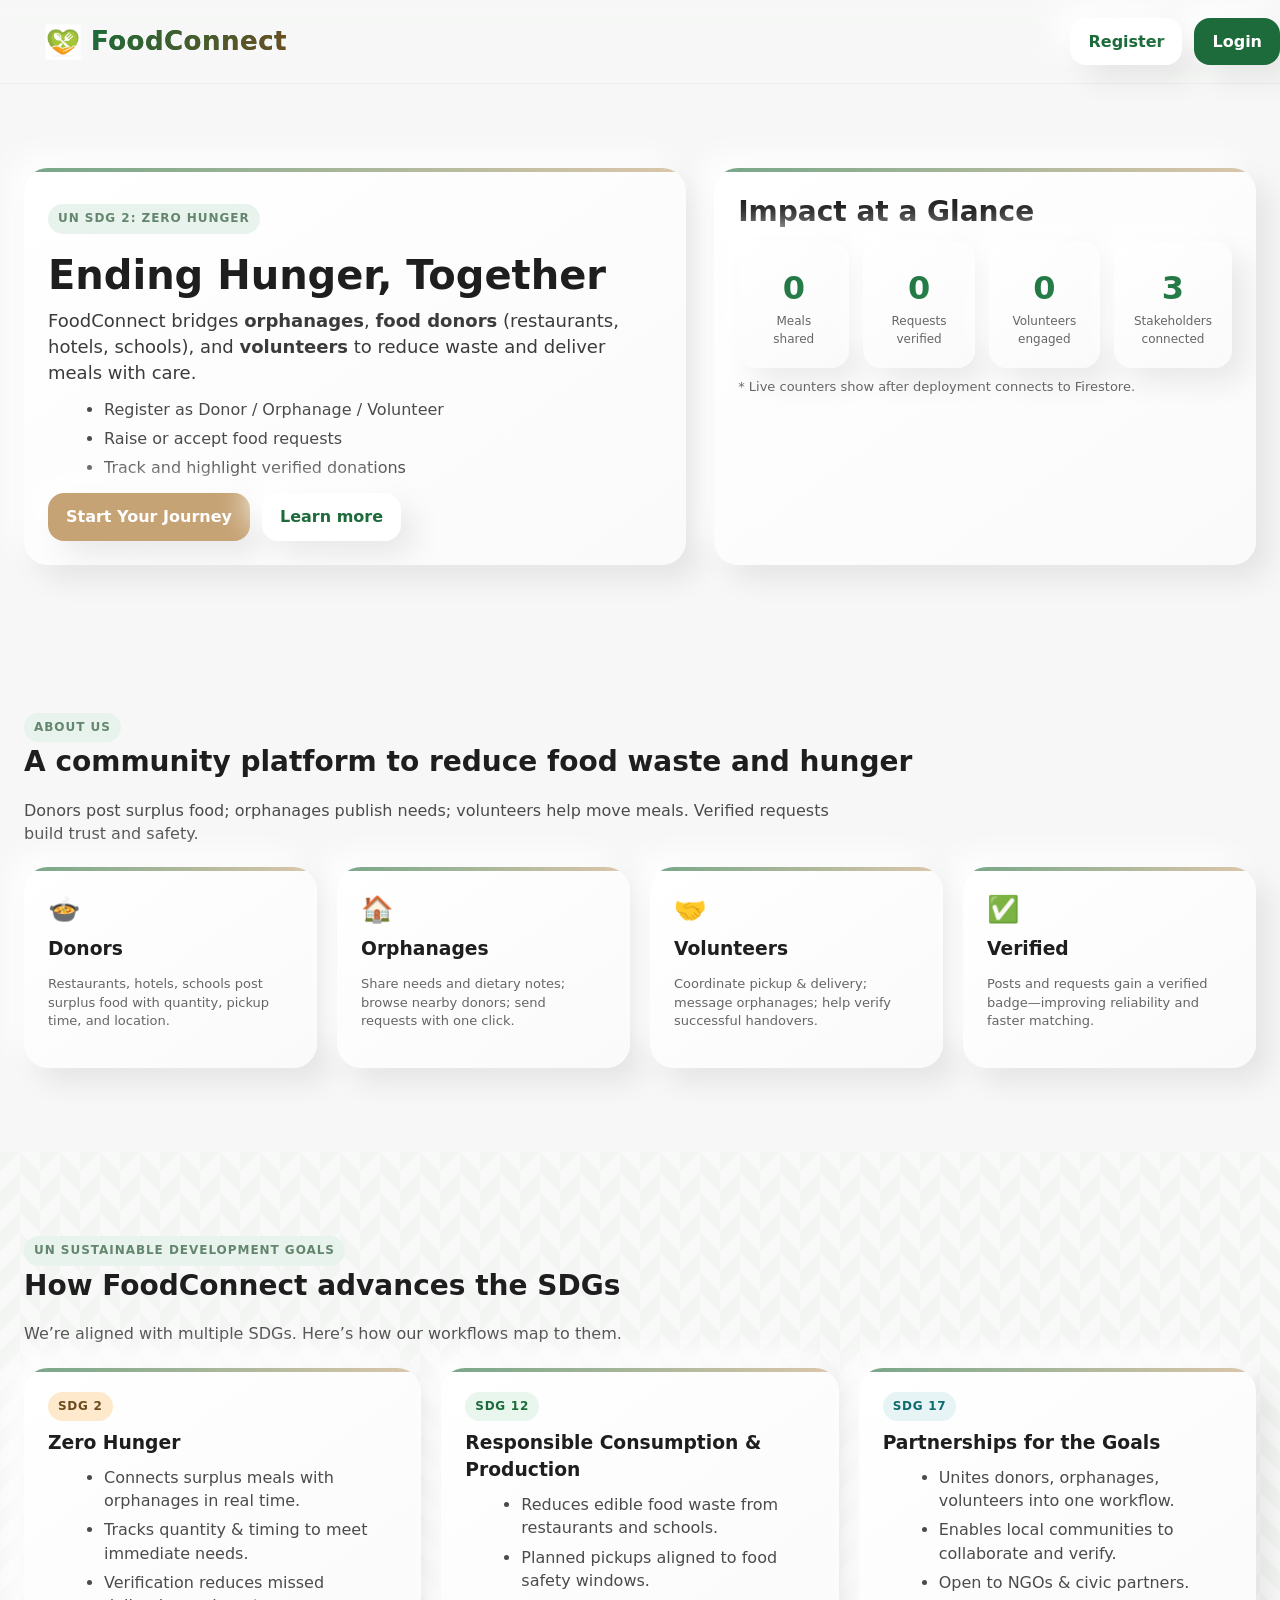
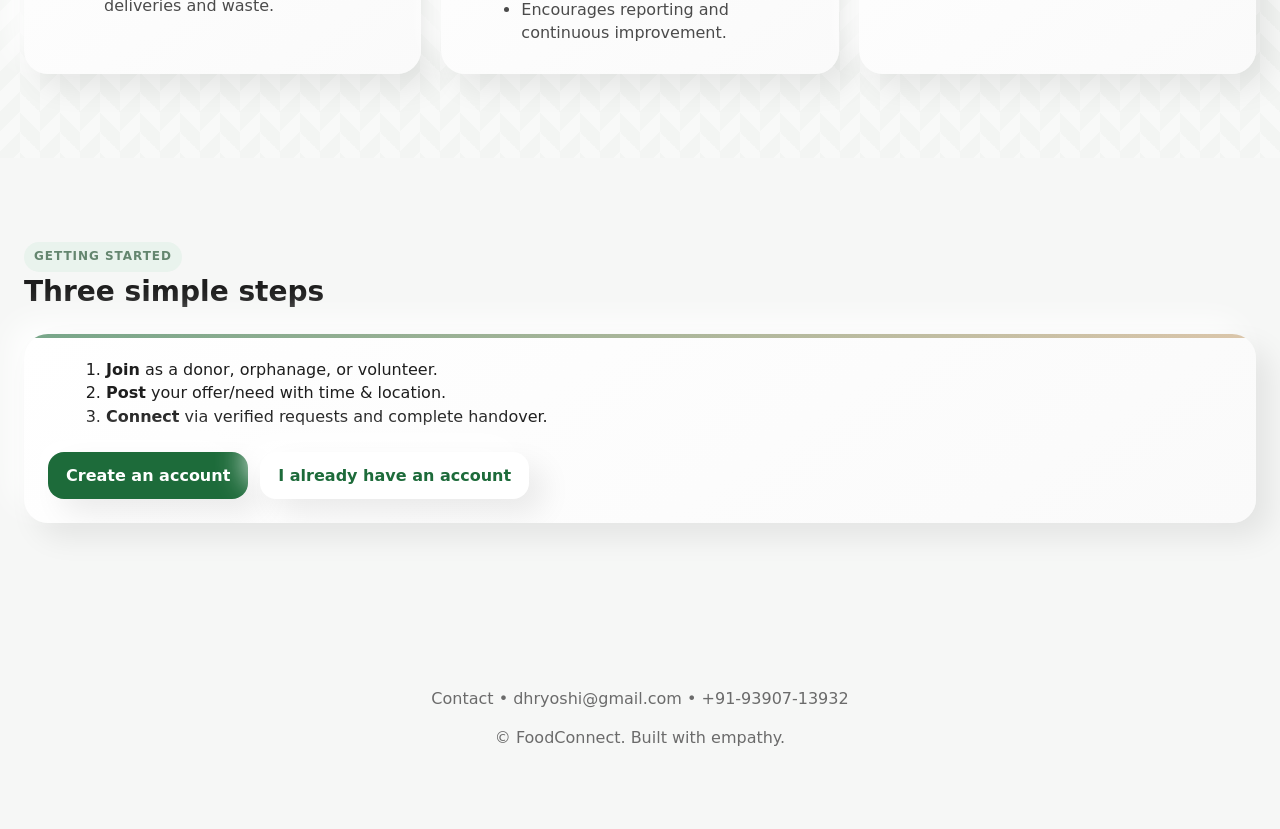
<file: index.html>
<!doctype html>
<html lang="en">

<head>
  <meta charset="utf-8">
  <title>FoodConnect</title>
  <meta name="viewport" content="width=device-width,initial-scale=1">
  <meta http-equiv="refresh" content="0; url=about.html">
  <link rel="icon" href="/foodconnect-logo.png">
</head>

<body></body>

</html>
</file>
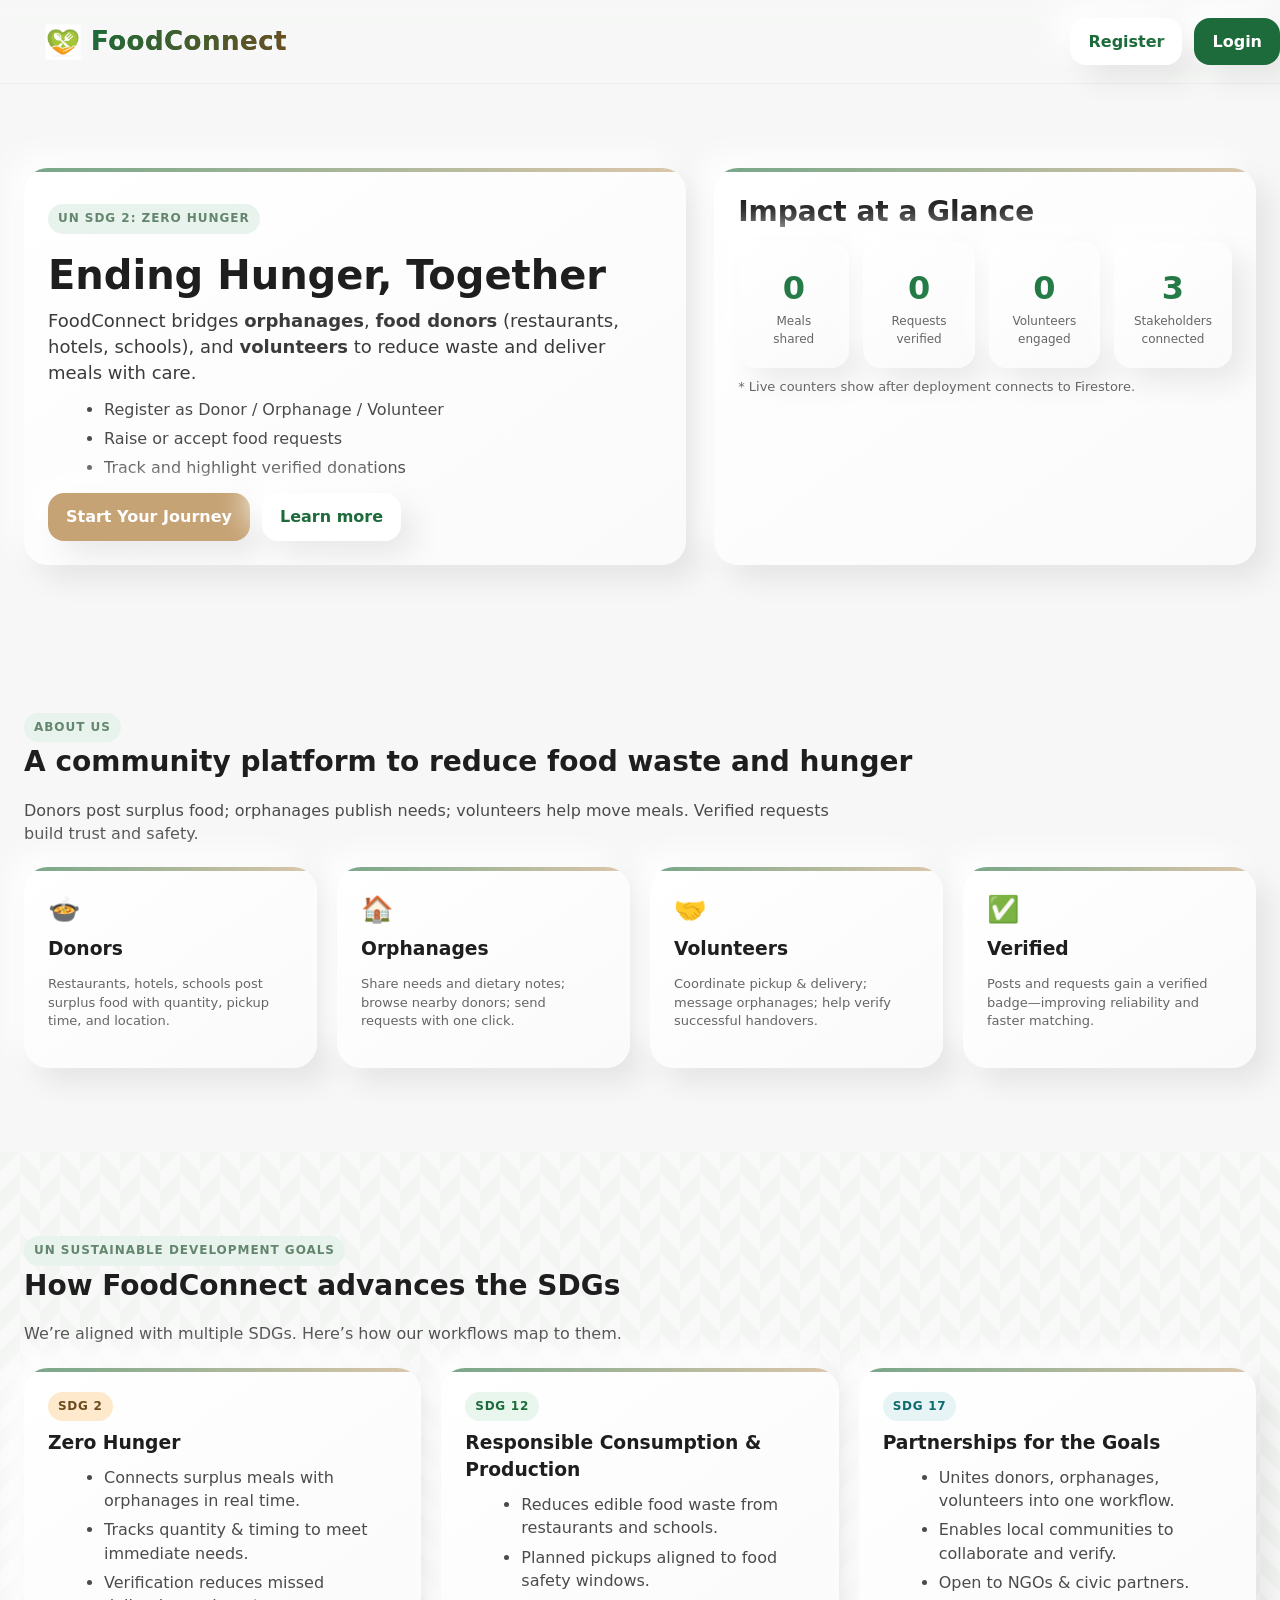
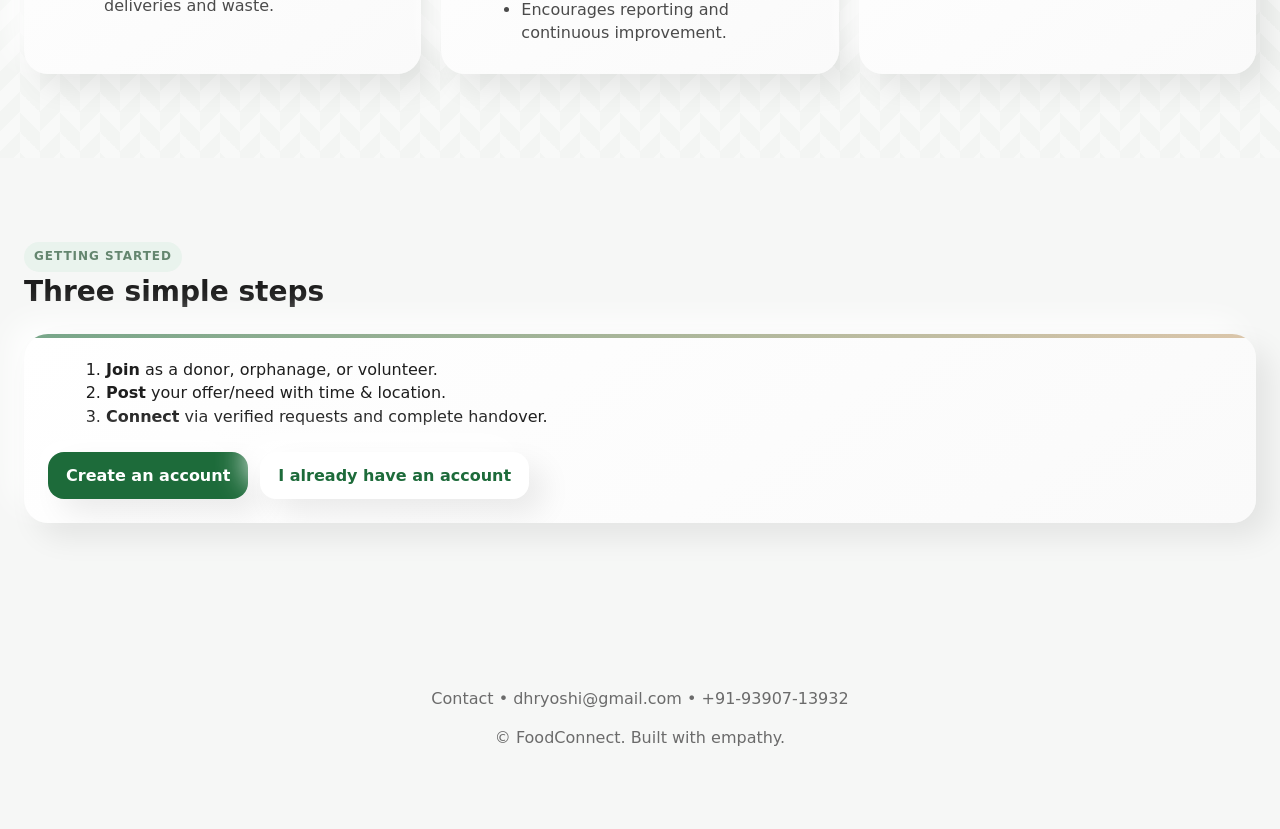
<file: about.html>
<!doctype html>
<html lang="en">

<head>
  <meta charset="utf-8">
  <title>FoodConnect • About</title>
  <meta name="viewport" content="width=device-width,initial-scale=1">
  <link rel="stylesheet" href="styles.css">
  <link rel="icon" href="/foodconnect-logo.png">
</head>

<body>
  <!-- Header -->
  <header class="site-header">
    <div class="container wide header-inner">
      <div class="logo" style="gap:10px;">
        <img src="foodconnect-logo.png" alt="FoodConnect logo" style="height:36px;vertical-align:middle;">
        <span style="font-size:26px; background: linear-gradient(120deg, #1d6b3a, #704c21); -webkit-background-clip: text; color: transparent; font-weight: 800; letter-spacing: 0.5px;">FoodConnect</span>
      </div>
      <nav class="nav">
        <a class="btn ghost" href="register.html">Register</a>
        <a class="btn primary" href="login.html">Login</a>
      </nav>
    </div>
  </header>

  <!-- Hero -->
  <section class="hero">
    <div class="container wide hero-grid">
      <div class="hero-copy card">
        <p class="eyebrow">UN SDG 2: Zero Hunger</p>
        <h1>Ending Hunger, Together</h1>
        <p class="lead">
          FoodConnect bridges <b>orphanages</b>, <b>food donors</b> (restaurants, hotels, schools),
          and <b>volunteers</b> to reduce waste and deliver meals with care.
        </p>
        <ul class="bullets">
          <li>Register as Donor / Orphanage / Volunteer</li>
          <li>Raise or accept food requests</li>
          <li>Track and highlight verified donations</li>
        </ul>
        <div class="cta-row">
          <a class="btn brown" href="register.html">Start Your Journey</a>
          <a class="btn" href="#about">Learn more</a>
        </div>
      </div>

      <div class="hero-stats card">
        <h2 class="h2">Impact at a Glance</h2>
        <div class="kpis kpis-4">
          <div class="kpi">
            <h3>0</h3>
            <p>Meals shared</p>
          </div>
          <div class="kpi">
            <h3>0</h3>
            <p>Requests verified</p>
          </div>
          <div class="kpi">
            <h3>0</h3>
            <p>Volunteers engaged</p>
          </div>
          <div class="kpi">
            <h3>3</h3>
            <p>Stakeholders connected</p>
          </div>
        </div>
        <p class="helper" style="margin-top:10px">* Live counters show after deployment connects to Firestore.</p>
      </div>
    </div>
  </section>

  <!-- About -->
  <section id="about" class="section">
    <div class="container wide">
      <div class="section-head">
        <span class="eyebrow">About us</span>
        <h2 class="h2">A community platform to reduce food waste and hunger</h2>
        <p class="subhead">Donors post surplus food; orphanages publish needs; volunteers help move meals. Verified
          requests build trust and safety.</p>
      </div>

      <div class="features-grid">
        <div class="feature card">
          <div class="feature-icon">🍲</div>
          <h3>Donors</h3>
          <p class="helper">Restaurants, hotels, schools post surplus food with quantity, pickup time, and location.</p>
        </div>
        <div class="feature card">
          <div class="feature-icon">🏠</div>
          <h3>Orphanages</h3>
          <p class="helper">Share needs and dietary notes; browse nearby donors; send requests with one click.</p>
        </div>
        <div class="feature card">
          <div class="feature-icon">🤝</div>
          <h3>Volunteers</h3>
          <p class="helper">Coordinate pickup & delivery; message orphanages; help verify successful handovers.</p>
        </div>
        <div class="feature card">
          <div class="feature-icon">✅</div>
          <h3>Verified</h3>
          <p class="helper">Posts and requests gain a verified badge—improving reliability and faster matching.</p>
        </div>
      </div>
    </div>
  </section>

  <!-- SDGs -->
  <section class="section alt">
    <div class="container wide">
      <div class="section-head">
        <span class="eyebrow">UN Sustainable Development Goals</span>
        <h2 class="h2">How FoodConnect advances the SDGs</h2>
        <p class="subhead">We’re aligned with multiple SDGs. Here’s how our workflows map to them.</p>
      </div>

      <div class="sdg-grid">
        <article class="sdg card">
          <div class="sdg-badge">SDG 2</div>
          <h3>Zero Hunger</h3>
          <ul class="sdg-points">
            <li>Connects surplus meals with orphanages in real time.</li>
            <li>Tracks quantity & timing to meet immediate needs.</li>
            <li>Verification reduces missed deliveries and waste.</li>
          </ul>
        </article>

        <article class="sdg card">
          <div class="sdg-badge green">SDG 12</div>
          <h3>Responsible Consumption & Production</h3>
          <ul class="sdg-points">
            <li>Reduces edible food waste from restaurants and schools.</li>
            <li>Planned pickups aligned to food safety windows.</li>
            <li>Encourages reporting and continuous improvement.</li>
          </ul>
        </article>

        <article class="sdg card">
          <div class="sdg-badge teal">SDG 17</div>
          <h3>Partnerships for the Goals</h3>
          <ul class="sdg-points">
            <li>Unites donors, orphanages, volunteers into one workflow.</li>
            <li>Enables local communities to collaborate and verify.</li>
            <li>Open to NGOs & civic partners.</li>
          </ul>
        </article>
      </div>
    </div>
  </section>

  <!-- Steps -->
  <section class="section">
    <div class="container wide">
      <div class="section-head">
        <span class="eyebrow">Getting started</span>
        <h2 class="h2">Three simple steps</h2>
      </div>
      <div class="steps card">
        <ol class="steps-list">
          <li><b>Join</b> as a donor, orphanage, or volunteer.</li>
          <li><b>Post</b> your offer/need with time & location.</li>
          <li><b>Connect</b> via verified requests and complete handover.</li>
        </ol>
        <div class="cta-row">
          <a class="btn primary" href="register.html">Create an account</a>
          <a class="btn ghost" href="login.html">I already have an account</a>
        </div>
      </div>
    </div>
  </section>

  <footer class="footer">
    <div class="container wide">
      <p>Contact • dhryoshi@gmail.com • +91-93907-13932</p>
      <p>© FoodConnect. Built with empathy.</p>
    </div>
  </footer>
</body>

</html>
</file>
<file: styles.css>
:root {
  --bg: #f6f7f6;
  --card: #ffffff;
  --green: #1d6b3a;
  --green-2: #2c8a53;
  --brown: #c6a375;
  --text: #1e1e1e;
  --muted: #6e6e6e;
  --radius: 24px;
  --shadow: 14px 14px 30px rgba(0, 0, 0, 0.08), -14px -14px 30px rgba(255, 255, 255, 0.9);
  --inset: inset 10px 10px 18px rgba(0, 0, 0, 0.06), inset -10px -10px 18px rgba(255, 255, 255, 0.9);
}

* {
  box-sizing: border-box
}

html,
body {
  margin: 0;
  padding: 0;
  background: var(--bg);
  color: var(--text);
  font-family: Inter, system-ui, Segoe UI, Roboto, Helvetica, Arial, sans-serif;
  line-height: 1.45
}

a {
  color: var(--green);
  text-decoration: none
}

img {
  max-width: 100%
}

.container {
  max-width: 1200px;
  margin: 0 auto;
  padding: 24px
}

.container.wide {
  max-width: 1280px
}

.header {
  display: flex;
  align-items: center;
  justify-content: space-between;
  margin-bottom: 16px
}

.site-header {
  position: sticky;
  top: 0;
  z-index: 10;
  background: linear-gradient(180deg, rgba(246, 247, 246, 0.95), rgba(246, 247, 246, 0.75));
  backdrop-filter: saturate(1.1) blur(6px);
  border-bottom: 1px solid #eee
}

.header-inner {
  display: flex;
  align-items: center;
  justify-content: space-between;
  padding: 18px 0
}

.logo {
  font-weight: 800;
  font-size: 22px;
  background: linear-gradient(120deg, var(--green), var(--green-2));
  -webkit-background-clip: text;
  background-clip: text;
  color: transparent
}

.nav {
  display: flex;
  gap: 12px;
  align-items: center
}

.btn {
  appearance: none;
  border: 0;
  outline: 0;
  cursor: pointer;
  padding: 12px 18px;
  border-radius: 16px;
  background: var(--card);
  box-shadow: var(--shadow);
  color: var(--green);
  font-weight: 700;
  transition: transform .05s ease, box-shadow .2s ease
}

.btn:active {
  transform: translateY(1px)
}

.btn.primary {
  background: var(--green);
  color: #fff
}

.btn.brown {
  background: var(--brown);
  color: #fff
}

.btn.ghost {
  background: var(--card);
  color: var(--green)
}

.btn.small {
  padding: 8px 12px;
  border-radius: 12px;
  font-weight: 600
}

.input,
select,
textarea {
  width: 100%;
  padding: 12px 14px;
  border-radius: 16px;
  border: 0;
  background: var(--card);
  box-shadow: var(--inset);
  font-size: 14px;
  color: var(--text)
}

.input::placeholder,
textarea::placeholder {
  color: #9b9b9b
}

label {
  font-size: 13px;
  color: var(--muted);
  display: block;
  margin: 8px 4px
}

.card {
  background: var(--card);
  border-radius: var(--radius);
  box-shadow: var(--shadow);
  padding: 24px
}

.helper {
  font-size: 13px;
  color: #666
}

.badge {
  display: inline-flex;
  gap: 8px;
  align-items: center;
  padding: 6px 10px;
  border-radius: 999px;
  background: #eef6f0;
  color: var(--green);
  font-weight: 700;
  font-size: 12px
}

.badge.gray {
  background: #ececec;
  color: #666
}

.tag {
  display: inline-block;
  padding: 6px 10px;
  border-radius: 999px;
  background: #f0ebe5;
  color: #704c21;
  font-weight: 600;
  font-size: 12px
}

hr.sep {
  border: 0;
  border-top: 1px solid #eee;
  margin: 12px 0 18px
}

.h2 {
  font-size: 28px;
  margin: 0 0 8px 0
}

.eyebrow {
  display: inline-block;
  font-size: 12px;
  font-weight: 800;
  letter-spacing: .08em;
  text-transform: uppercase;
  color: #64866f;
  background: #e9f3ed;
  border-radius: 999px;
  padding: 6px 10px
}

.lead {
  font-size: 18px;
  color: #3b3b3b;
  margin: 10px 0 12px
}

.subhead {
  font-size: 16px;
  color: #4b4b4b;
  max-width: 840px
}

/* Hero */
.hero {
  padding: 60px 0 40px
}

.hero-grid {
  display: grid;
  grid-template-columns: 1.1fr .9fr;
  gap: 28px
}

.hero-copy h1 {
  font-size: 40px;
  line-height: 1.15;
  margin: 6px 0 10px
}

.bullets {
  margin: 0 0 14px 16px;
  color: #4b4b4b
}

.bullets li {
  margin: 6px 0
}

.cta-row {
  display: flex;
  gap: 12px;
  flex-wrap: wrap
}

/* KPIs */
.kpis {
  display: grid;
  grid-template-columns: repeat(3, 1fr);
  gap: 14px
}

.kpis-4 {
  grid-template-columns: repeat(4, 1fr)
}

.kpi {
  padding: 16px;
  border-radius: 18px;
  background: var(--card);
  box-shadow: var(--shadow);
  text-align: center
}

.kpi h3 {
  margin: 4px 0 2px 0;
  font-size: 24px
}

.kpi p {
  margin: 0;
  color: #666;
  font-size: 12px
}

/* Sections */
.section {
  padding: 60px 0
}

.section.alt {
  background: #f3f5f3
}

.section-head {
  margin-bottom: 22px
}

/* Features */
.features-grid {
  display: grid;
  grid-template-columns: repeat(4, 1fr);
  gap: 20px
}

.feature-icon {
  font-size: 26px
}

.feature h3 {
  margin: 6px 0 6px 0
}

/* SDGs */
.sdg-grid {
  display: grid;
  grid-template-columns: repeat(3, 1fr);
  gap: 20px
}

.sdg-badge {
  display: inline-block;
  font-weight: 800;
  font-size: 12px;
  letter-spacing: .06em;
  padding: 6px 10px;
  border-radius: 999px;
  background: #ffe9cd;
  color: #6c4b1c;
  margin-bottom: 8px
}

.sdg-badge.green {
  background: #e8f6ee;
  color: #1d6b3a
}

.sdg-badge.teal {
  background: #e7f4f5;
  color: #0f6a6f
}

.sdg h3 {
  margin: 0 0 8px
}

.sdg-points {
  margin: 10px 0 0 16px;
  color: #4b4b4b
}

.sdg-points li {
  margin: 6px 0
}

/* Steps */
.steps {
  display: grid;
  gap: 14px
}

.steps-list {
  margin: 0 0 10px 18px
}

/* Dashboard */
.grid {
  display: grid;
  gap: 24px
}

.grid-2 {
  grid-template-columns: 1fr 1fr
}

@media(max-width:1024px) {
  .hero-grid {
    grid-template-columns: 1fr
  }

  .features-grid {
    grid-template-columns: repeat(2, 1fr)
  }

  .sdg-grid {
    grid-template-columns: 1fr
  }

  .kpis-4 {
    grid-template-columns: repeat(2, 1fr)
  }

  .grid-2 {
    grid-template-columns: 1fr
  }
}

.filters {
  display: grid;
  gap: 12px;
  margin-bottom: 16px;
  grid-template-columns: repeat(auto-fit, minmax(220px, 1fr));
}

.list {
  display: grid;
  gap: 18px
}

.item {
  padding: 18px;
  border-radius: 18px;
  background: var(--card);
  box-shadow: var(--shadow);
  display: grid;
  gap: 10px
}

.item .row {
  display: flex;
  justify-content: space-between;
  align-items: center;
  gap: 12px;
  flex-wrap: wrap
}

.highlight {
  outline: 3px solid #a0d1b5
}

.contact-line {
  display: flex;
  gap: 12px;
  align-items: center;
  color: #3b3b3b
}

.contact-line .chip {
  padding: 6px 10px;
  border-radius: 999px;
  background: #f2f2f2;
  font-size: 12px
}

.footer {
  padding: 40px 0;
  color: #6b6b6b;
  text-align: center
}

.modal {
  position: fixed;
  z-index: 9999;
  top: 0;
  left: 0;
  width: 100vw;
  height: 100vh;
  background: rgba(0, 0, 0, 0.5);
  display: flex;
  align-items: center;
  justify-content: center;
}

.modal.hidden {
  display: none;
}

.modal-content {
  background: white;
  padding: 30px;
  border-radius: 24px;
  max-width: 500px;
  width: 90%;
  box-shadow: 0 4px 20px rgba(0, 0, 0, 0.3);
}

/* ========== ENHANCED DESIGN IMPROVEMENTS ========== */

/* Logo with icon */
.logo {
  font-weight: 800;
  font-size: 24px;
  background: linear-gradient(120deg, var(--green), var(--green-2));
  -webkit-background-clip: text;
  background-clip: text;
  color: transparent;
  display: flex;
  align-items: center;
  gap: 8px;
}

.logo::before {
  content: "🌱";
  font-size: 28px;
  filter: drop-shadow(0 2px 4px rgba(29, 107, 58, 0.3));
}

/* Enhanced cards with subtle gradients */
.card {
  background: linear-gradient(145deg, #ffffff, #fafafa);
  border-radius: var(--radius);
  box-shadow: var(--shadow);
  padding: 24px;
  position: relative;
  overflow: hidden;
}

.card::before {
  content: "";
  position: absolute;
  top: 0;
  left: 0;
  right: 0;
  height: 4px;
  background: linear-gradient(90deg, var(--green), var(--brown));
  opacity: 0.6;
}

/* Highlighted items with warm glow */
.item.highlight {
  outline: 3px solid #a0d1b5;
  background: linear-gradient(145deg, #f0f9f4, #ffffff);
  box-shadow: 0 8px 24px rgba(29, 107, 58, 0.15);
}

/* Enhanced buttons with hover effects */
.btn {
  appearance: none;
  border: 0;
  outline: 0;
  cursor: pointer;
  padding: 12px 18px;
  border-radius: 16px;
  background: var(--card);
  box-shadow: var(--shadow);
  color: var(--green);
  font-weight: 700;
  transition: all 0.2s ease;
  position: relative;
  overflow: hidden;
}

.btn::before {
  content: "";
  position: absolute;
  top: 50%;
  left: 50%;
  width: 0;
  height: 0;
  border-radius: 50%;
  background: rgba(255, 255, 255, 0.3);
  transform: translate(-50%, -50%);
  transition: width 0.4s, height 0.4s;
}

.btn:hover::before {
  width: 300px;
  height: 300px;
}

.btn:hover {
  transform: translateY(-2px);
  box-shadow: 0 8px 20px rgba(0, 0, 0, 0.15);
}

.btn:active {
  transform: translateY(1px);
}

/* Warm badge styles */
.badge {
  display: inline-flex;
  gap: 6px;
  align-items: center;
  padding: 6px 12px;
  border-radius: 999px;
  background: linear-gradient(135deg, #eef6f0, #d4ede0);
  color: var(--green);
  font-weight: 700;
  font-size: 12px;
  box-shadow: 0 2px 8px rgba(29, 107, 58, 0.1);
}

/* Enhanced KPI cards */
.kpi {
  padding: 20px;
  border-radius: 18px;
  background: linear-gradient(145deg, #ffffff, #f9faf9);
  box-shadow: var(--shadow);
  text-align: center;
  transition: transform 0.2s ease;
}

.kpi:hover {
  transform: translateY(-4px);
  box-shadow: 0 12px 28px rgba(0, 0, 0, 0.12);
}

.kpi h3 {
  margin: 4px 0 2px 0;
  font-size: 32px;
  background: linear-gradient(120deg, var(--green), var(--green-2));
  -webkit-background-clip: text;
  background-clip: text;
  color: transparent;
}

/* Add subtle patterns to sections */
.section.alt {
  background: 
    linear-gradient(135deg, #f3f5f3 25%, transparent 25%),
    linear-gradient(225deg, #f3f5f3 25%, transparent 25%),
    linear-gradient(45deg, #f3f5f3 25%, transparent 25%),
    linear-gradient(315deg, #f3f5f3 25%, #f8f9f8 25%);
  background-size: 40px 40px;
  background-position: 0 0, 0 20px, 20px -20px, -20px 0px;
}

/* Enhanced form inputs */
.input, select, textarea {
  width: 100%;
  padding: 14px 16px;
  border-radius: 16px;
  border: 2px solid transparent;
  background: var(--card);
  box-shadow: var(--inset);
  font-size: 14px;
  color: var(--text);
  transition: all 0.2s ease;
}

.input:focus, select:focus, textarea:focus {
  border-color: var(--green);
  box-shadow: 0 0 0 3px rgba(29, 107, 58, 0.1);
  outline: none;
}

/* Animated loading states */
@keyframes pulse {
  0%, 100% { opacity: 1; }
  50% { opacity: 0.5; }
}

.helper {
  font-size: 13px;
  color: #666;
  animation: pulse 2s ease-in-out infinite;
}

/* Enhanced tags with icons */
.tag {
  display: inline-flex;
  align-items: center;
  gap: 6px;
  padding: 8px 14px;
  border-radius: 999px;
  background: linear-gradient(135deg, #f0ebe5, #faf6f1);
  color: #704c21;
  font-weight: 600;
  font-size: 12px;
  box-shadow: 0 2px 8px rgba(112, 76, 33, 0.15);
}

/* Contact chips with better styling */
.chip {
  padding: 8px 12px;
  border-radius: 999px;
  background: linear-gradient(135deg, #f2f2f2, #e8e8e8);
  font-size: 12px;
  font-weight: 600;
  box-shadow: 0 2px 6px rgba(0, 0, 0, 0.08);
}

/* Smooth transitions for all interactive elements */
* {
  transition: color 0.2s ease, background 0.2s ease, transform 0.2s ease;
}
</file>
